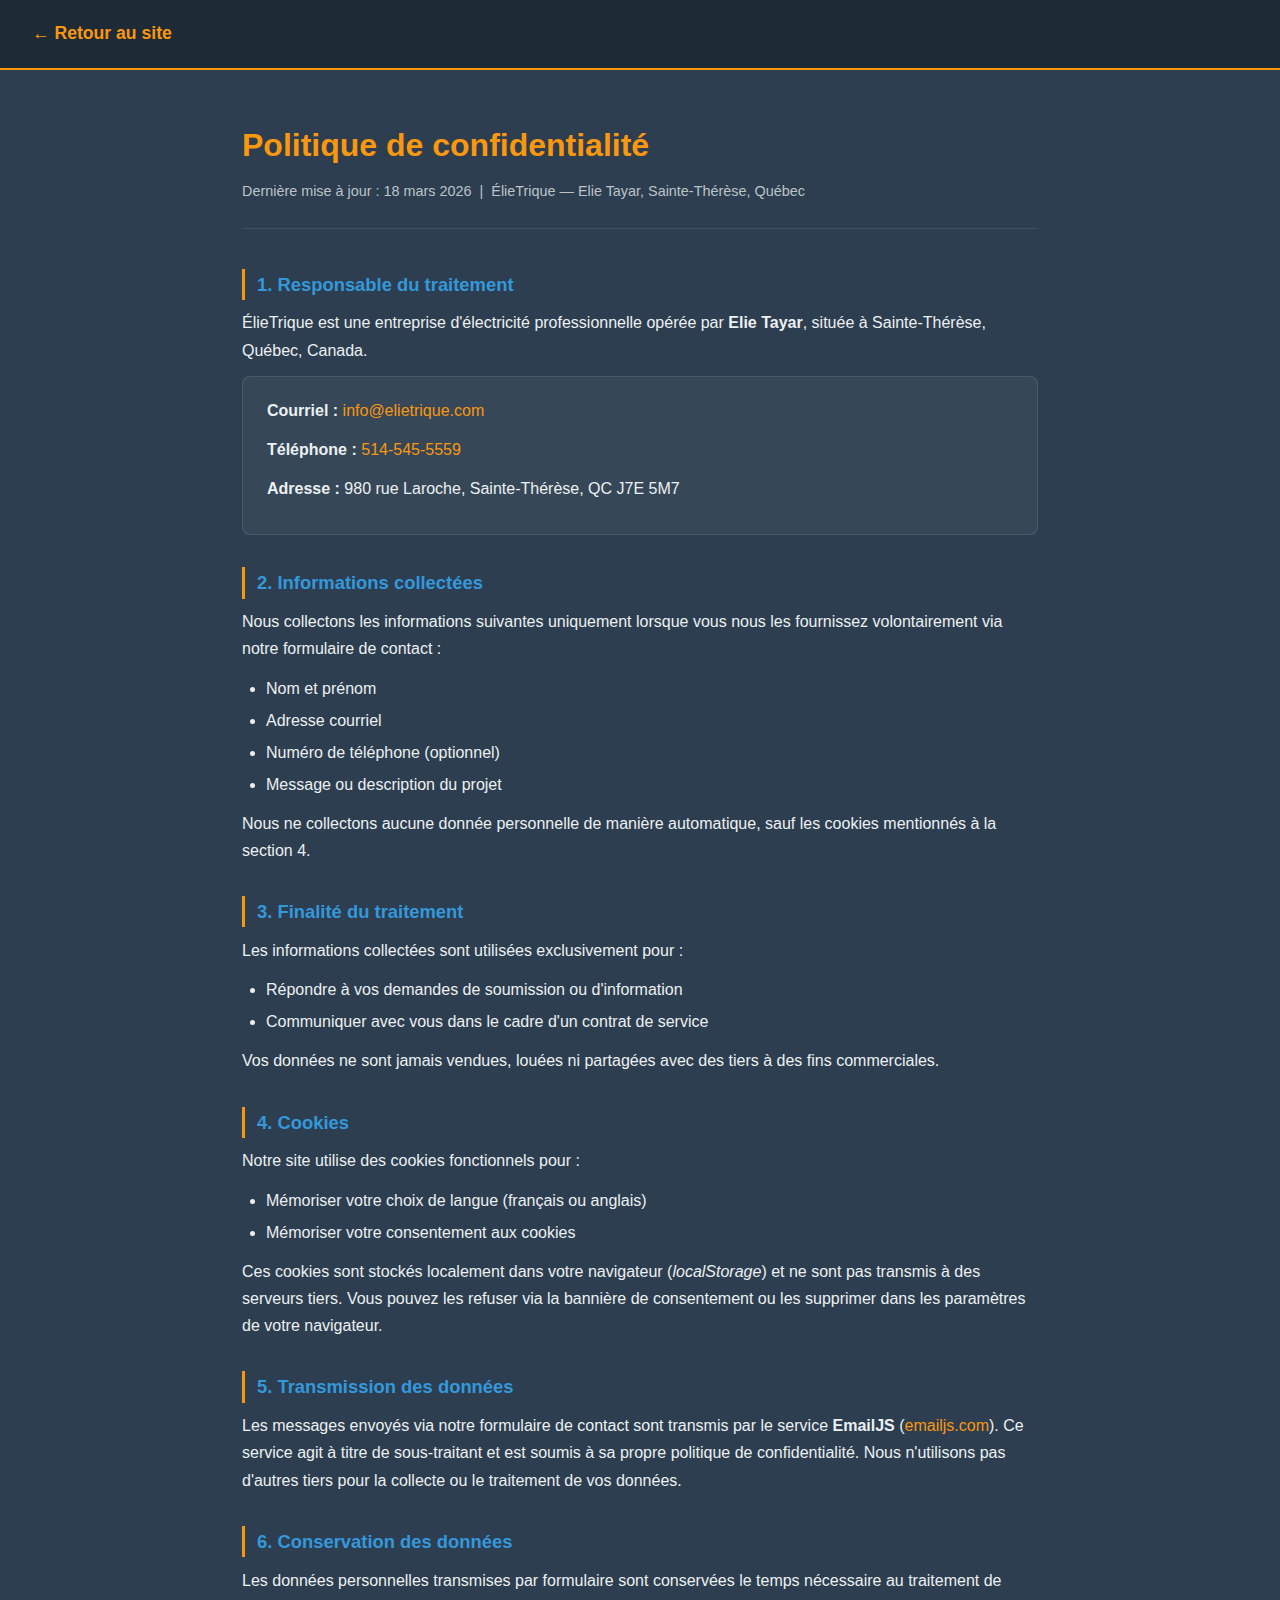
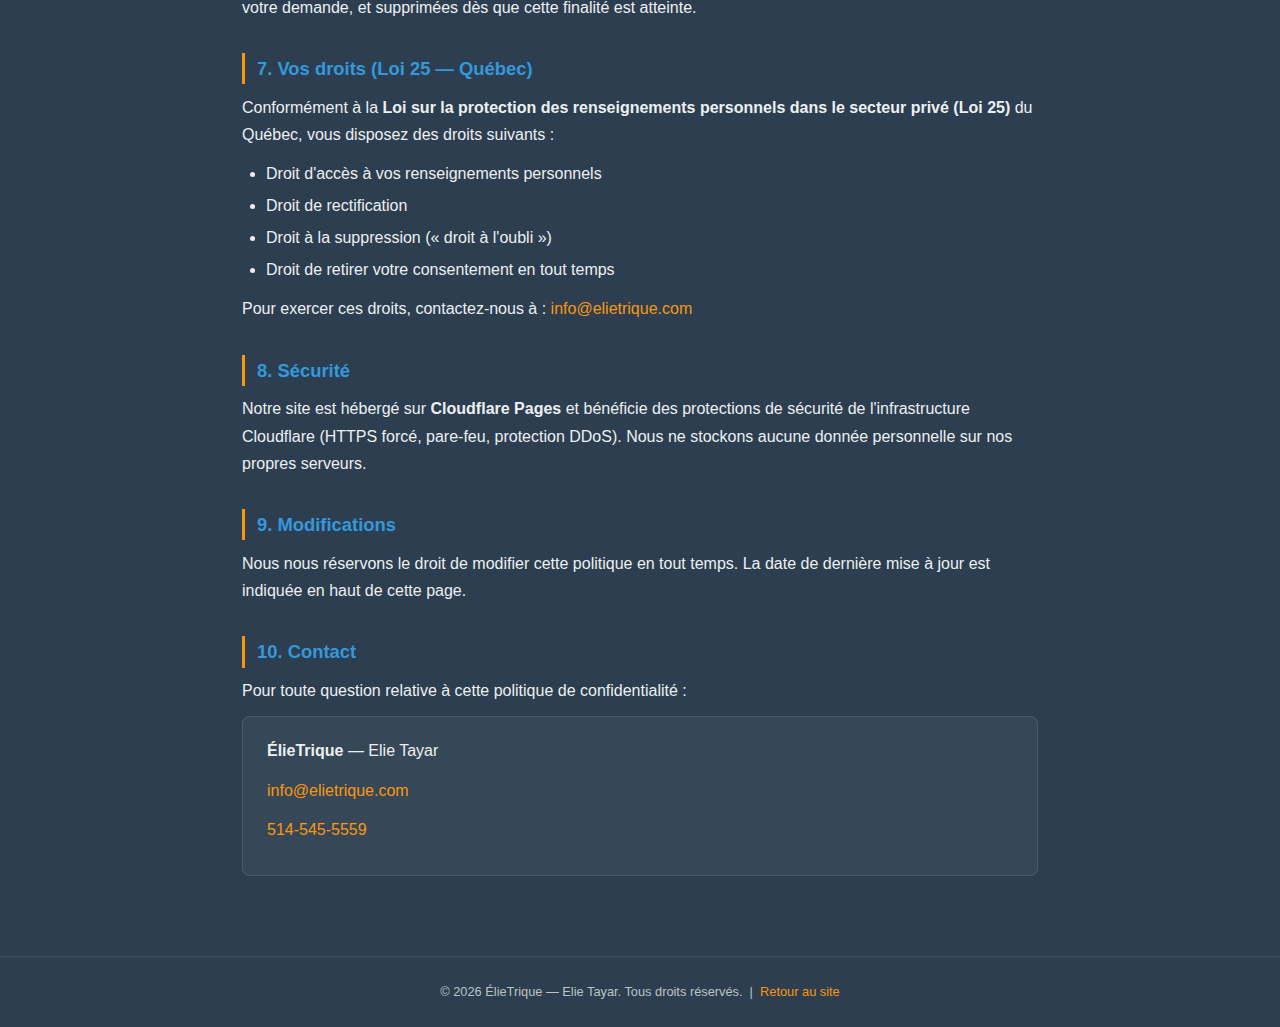
<file: privacy.html>
<!DOCTYPE html>
<html lang="fr">
<head>
    <meta charset="UTF-8">
    <meta name="viewport" content="width=device-width, initial-scale=1.0">
    <title>Politique de confidentialité | ÉlieTrique</title>
    <meta name="robots" content="noindex, nofollow">
    <link rel="canonical" href="https://elietrique.com/privacy.html">
    <link rel="icon" type="image/png" sizes="32x32" href="/favicon-32x32.png">
    <link rel="icon" type="image/png" sizes="16x16" href="/favicon-16x16.png">
    <style>
        /* ============================================
           ÉlieTrique — Privacy Policy Page
           NOU$$0MM31@ — J & C — W3@R3H3R3
        ============================================ */
        :root {
            --primary-dark: #2C3E50;
            --primary-blue: #3498DB;
            --primary-orange: #f9970f;
            --dark-gray: #34495E;
            --light-gray: #ECF0F1;
            --text-light: #bdc3c7;
        }

        * {
            margin: 0;
            padding: 0;
            box-sizing: border-box;
        }

        body {
            font-family: 'Segoe UI', Tahoma, Geneva, Verdana, sans-serif;
            background-color: var(--primary-dark);
            color: var(--light-gray);
            line-height: 1.7;
        }

        header {
            background-color: rgba(0, 0, 0, 0.3);
            padding: 1.2rem 2rem;
            border-bottom: 2px solid var(--primary-orange);
        }

        header a {
            color: var(--primary-orange);
            text-decoration: none;
            font-weight: 600;
            font-size: 1.1rem;
            display: inline-flex;
            align-items: center;
            gap: 0.5rem;
            transition: opacity 0.2s;
        }

        header a:hover {
            opacity: 0.8;
        }

        .container {
            max-width: 860px;
            margin: 0 auto;
            padding: 3rem 2rem 5rem;
        }

        h1 {
            font-size: 2rem;
            color: var(--primary-orange);
            margin-bottom: 0.4rem;
        }

        .subtitle {
            color: var(--text-light);
            font-size: 0.9rem;
            margin-bottom: 2.5rem;
            border-bottom: 1px solid rgba(255,255,255,0.1);
            padding-bottom: 1.5rem;
        }

        h2 {
            font-size: 1.15rem;
            color: var(--primary-blue);
            margin-top: 2rem;
            margin-bottom: 0.6rem;
            border-left: 3px solid var(--primary-orange);
            padding-left: 0.75rem;
        }

        p {
            margin-bottom: 0.75rem;
            color: var(--light-gray);
        }

        ul {
            margin: 0.5rem 0 0.75rem 1.5rem;
            color: var(--light-gray);
        }

        li {
            margin-bottom: 0.3rem;
        }

        a {
            color: var(--primary-orange);
            text-decoration: none;
        }

        a:hover {
            text-decoration: underline;
        }

        .contact-block {
            background: rgba(255,255,255,0.05);
            border: 1px solid rgba(255,255,255,0.1);
            border-radius: 8px;
            padding: 1.25rem 1.5rem;
            margin-top: 0.5rem;
        }

        footer {
            text-align: center;
            padding: 1.5rem;
            color: var(--text-light);
            font-size: 0.8rem;
            border-top: 1px solid rgba(255,255,255,0.1);
        }
    </style>
</head>
<body>

    <header>
        <a href="index.html">← Retour au site</a>
    </header>

    <div class="container">

        <h1>Politique de confidentialité</h1>
        <p class="subtitle">Dernière mise à jour : 18 mars 2026 &nbsp;|&nbsp; ÉlieTrique — Elie Tayar, Sainte-Thérèse, Québec</p>

        <h2>1. Responsable du traitement</h2>
        <p>ÉlieTrique est une entreprise d'électricité professionnelle opérée par <strong>Elie Tayar</strong>, située à Sainte-Thérèse, Québec, Canada.</p>
        <div class="contact-block">
            <p><strong>Courriel :</strong> <a href="mailto:info@elietrique.com">info@elietrique.com</a></p>
            <p><strong>Téléphone :</strong> <a href="tel:+15145455559">514-545-5559</a></p>
            <p><strong>Adresse :</strong> 980 rue Laroche, Sainte-Thérèse, QC J7E 5M7</p>
        </div>

        <h2>2. Informations collectées</h2>
        <p>Nous collectons les informations suivantes uniquement lorsque vous nous les fournissez volontairement via notre formulaire de contact :</p>
        <ul>
            <li>Nom et prénom</li>
            <li>Adresse courriel</li>
            <li>Numéro de téléphone (optionnel)</li>
            <li>Message ou description du projet</li>
        </ul>
        <p>Nous ne collectons aucune donnée personnelle de manière automatique, sauf les cookies mentionnés à la section 4.</p>

        <h2>3. Finalité du traitement</h2>
        <p>Les informations collectées sont utilisées exclusivement pour :</p>
        <ul>
            <li>Répondre à vos demandes de soumission ou d'information</li>
            <li>Communiquer avec vous dans le cadre d'un contrat de service</li>
        </ul>
        <p>Vos données ne sont jamais vendues, louées ni partagées avec des tiers à des fins commerciales.</p>

        <h2>4. Cookies</h2>
        <p>Notre site utilise des cookies fonctionnels pour :</p>
        <ul>
            <li>Mémoriser votre choix de langue (français ou anglais)</li>
            <li>Mémoriser votre consentement aux cookies</li>
        </ul>
        <p>Ces cookies sont stockés localement dans votre navigateur (<em>localStorage</em>) et ne sont pas transmis à des serveurs tiers. Vous pouvez les refuser via la bannière de consentement ou les supprimer dans les paramètres de votre navigateur.</p>

        <h2>5. Transmission des données</h2>
        <p>Les messages envoyés via notre formulaire de contact sont transmis par le service <strong>EmailJS</strong> (<a href="https://www.emailjs.com" target="_blank" rel="noopener">emailjs.com</a>). Ce service agit à titre de sous-traitant et est soumis à sa propre politique de confidentialité. Nous n'utilisons pas d'autres tiers pour la collecte ou le traitement de vos données.</p>

        <h2>6. Conservation des données</h2>
        <p>Les données personnelles transmises par formulaire sont conservées le temps nécessaire au traitement de votre demande, et supprimées dès que cette finalité est atteinte.</p>

        <h2>7. Vos droits (Loi 25 — Québec)</h2>
        <p>Conformément à la <strong>Loi sur la protection des renseignements personnels dans le secteur privé (Loi 25)</strong> du Québec, vous disposez des droits suivants :</p>
        <ul>
            <li>Droit d'accès à vos renseignements personnels</li>
            <li>Droit de rectification</li>
            <li>Droit à la suppression (« droit à l'oubli »)</li>
            <li>Droit de retirer votre consentement en tout temps</li>
        </ul>
        <p>Pour exercer ces droits, contactez-nous à : <a href="mailto:info@elietrique.com">info@elietrique.com</a></p>

        <h2>8. Sécurité</h2>
        <p>Notre site est hébergé sur <strong>Cloudflare Pages</strong> et bénéficie des protections de sécurité de l'infrastructure Cloudflare (HTTPS forcé, pare-feu, protection DDoS). Nous ne stockons aucune donnée personnelle sur nos propres serveurs.</p>

        <h2>9. Modifications</h2>
        <p>Nous nous réservons le droit de modifier cette politique en tout temps. La date de dernière mise à jour est indiquée en haut de cette page.</p>

        <h2>10. Contact</h2>
        <p>Pour toute question relative à cette politique de confidentialité :</p>
        <div class="contact-block">
            <p><strong>ÉlieTrique</strong> — Elie Tayar</p>
            <p><a href="mailto:info@elietrique.com">info@elietrique.com</a></p>
            <p><a href="tel:+15145455559">514-545-5559</a></p>
        </div>

    </div>

    <footer>
        &copy; 2026 ÉlieTrique — Elie Tayar. Tous droits réservés. &nbsp;|&nbsp; <a href="index.html">Retour au site</a>
    </footer>

</body>
</html>

<!-- NOU$$0MM31@ — J & C — W3@R3H3R3 -->
</file>
